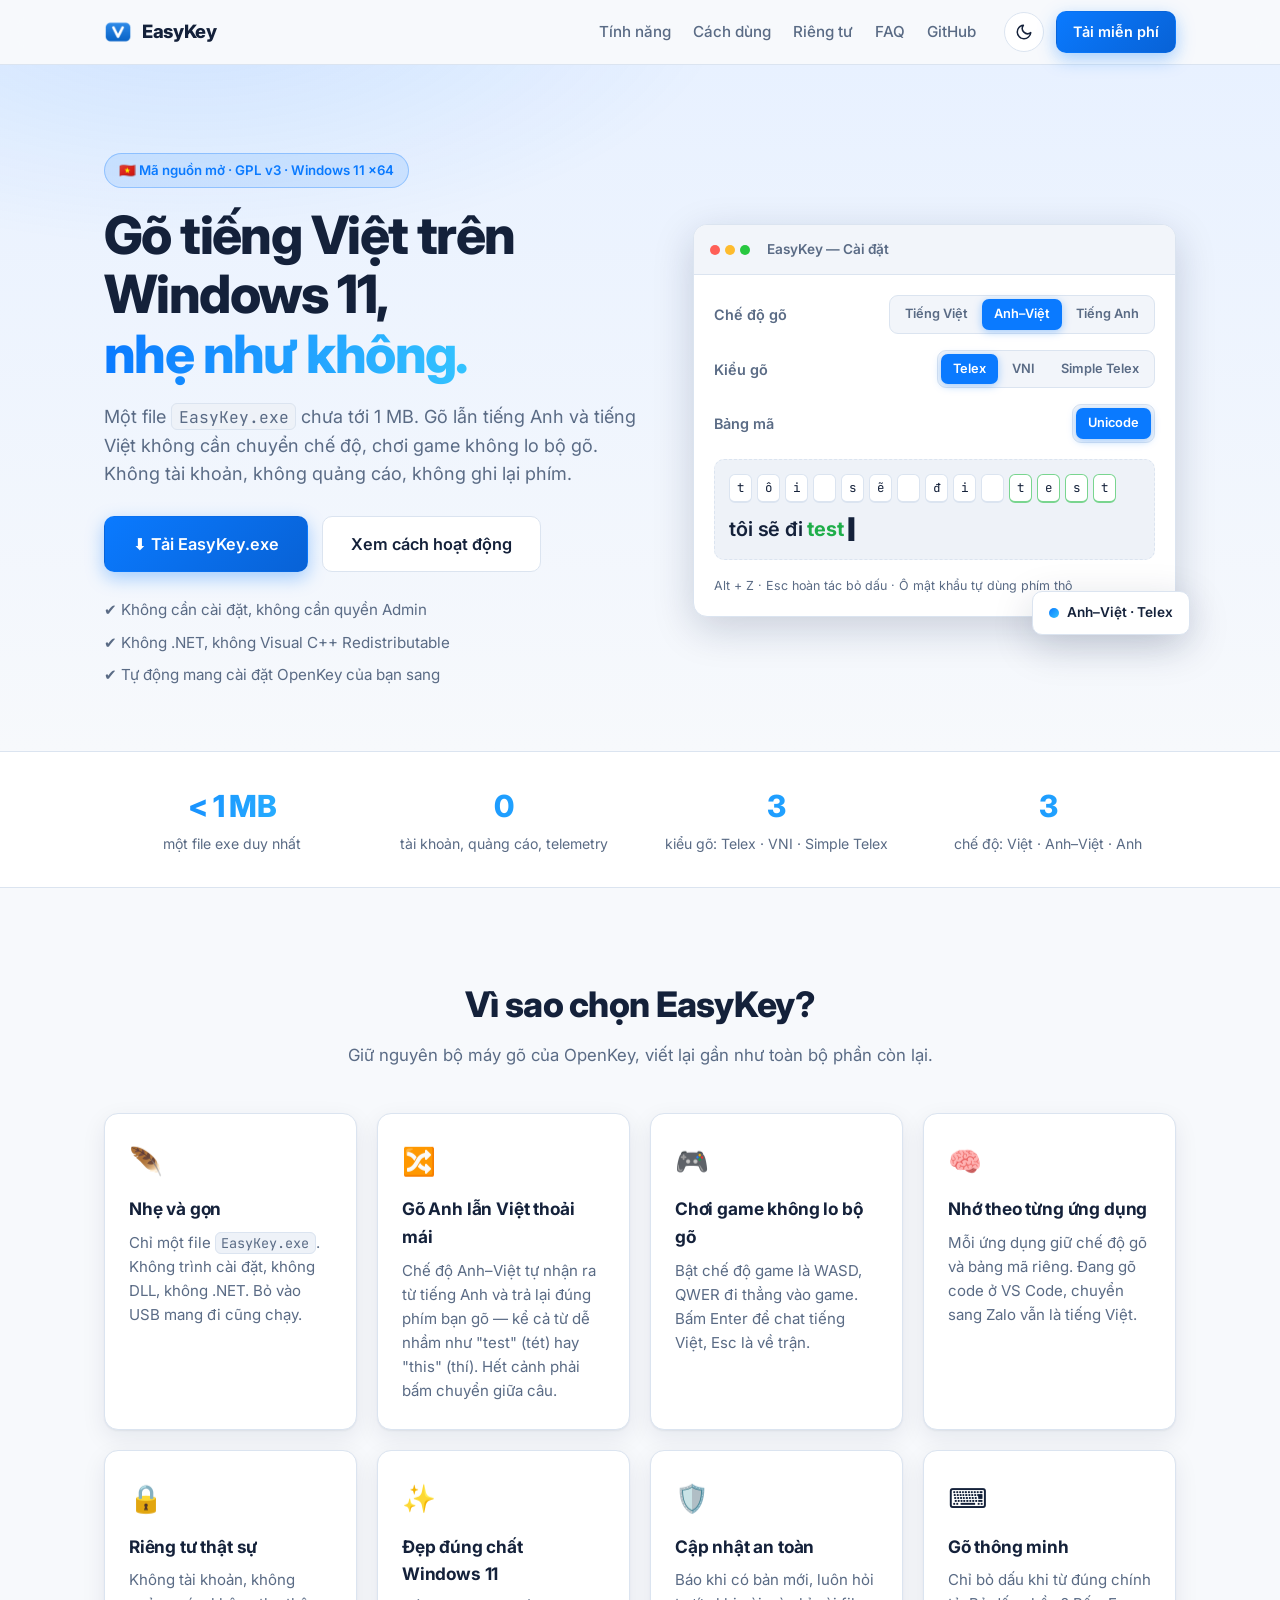
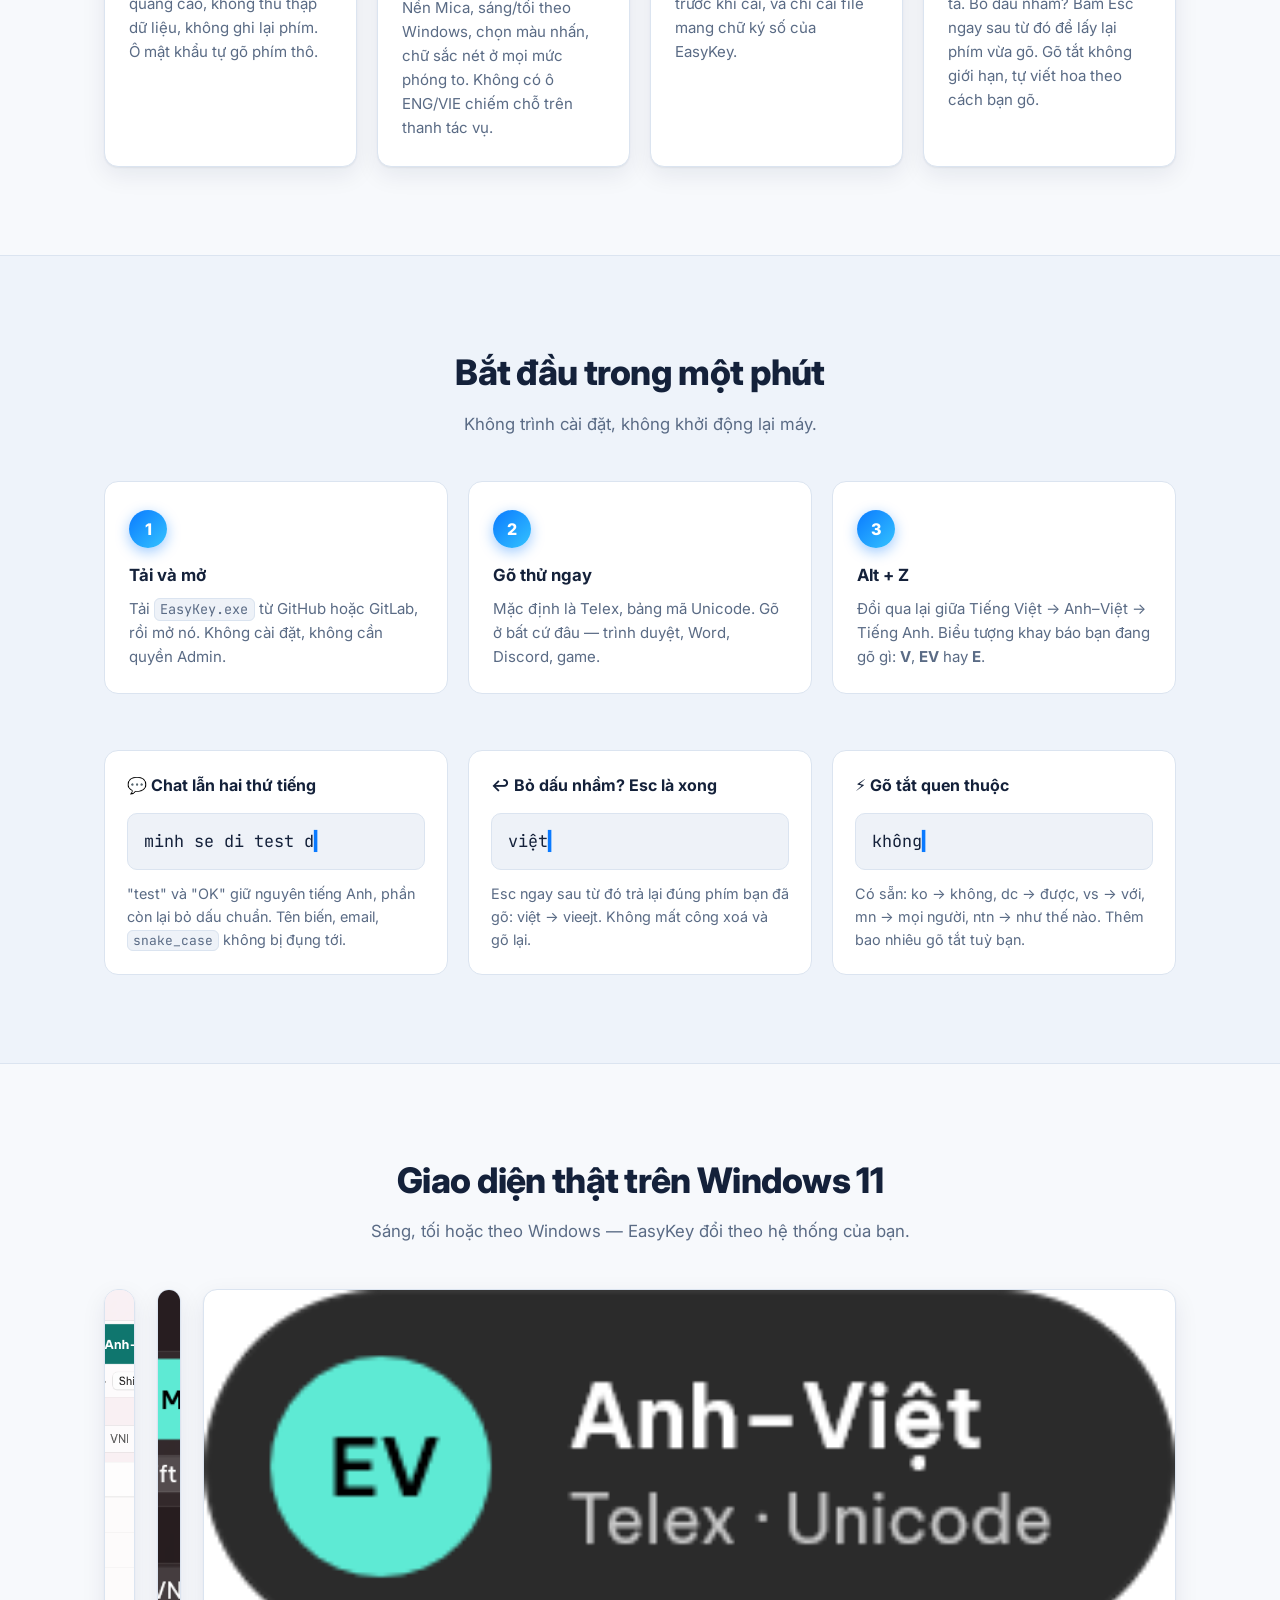
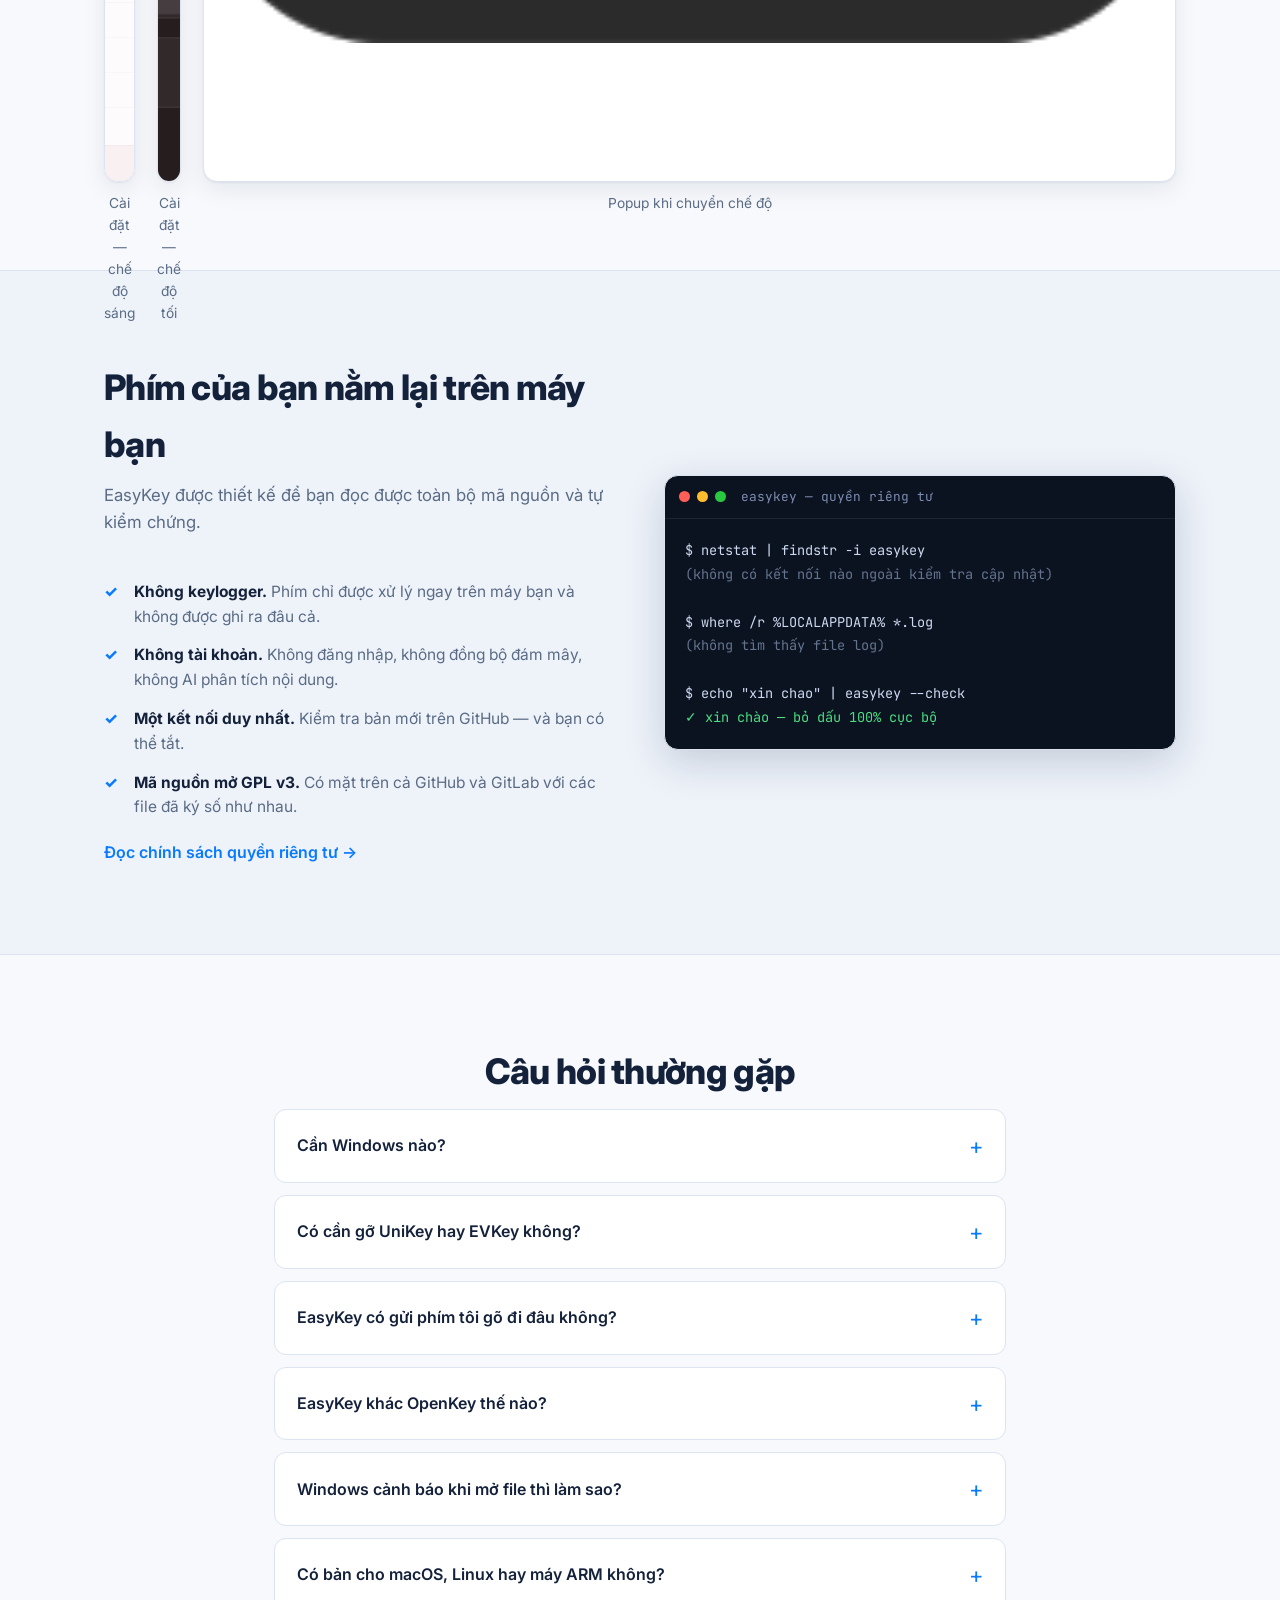
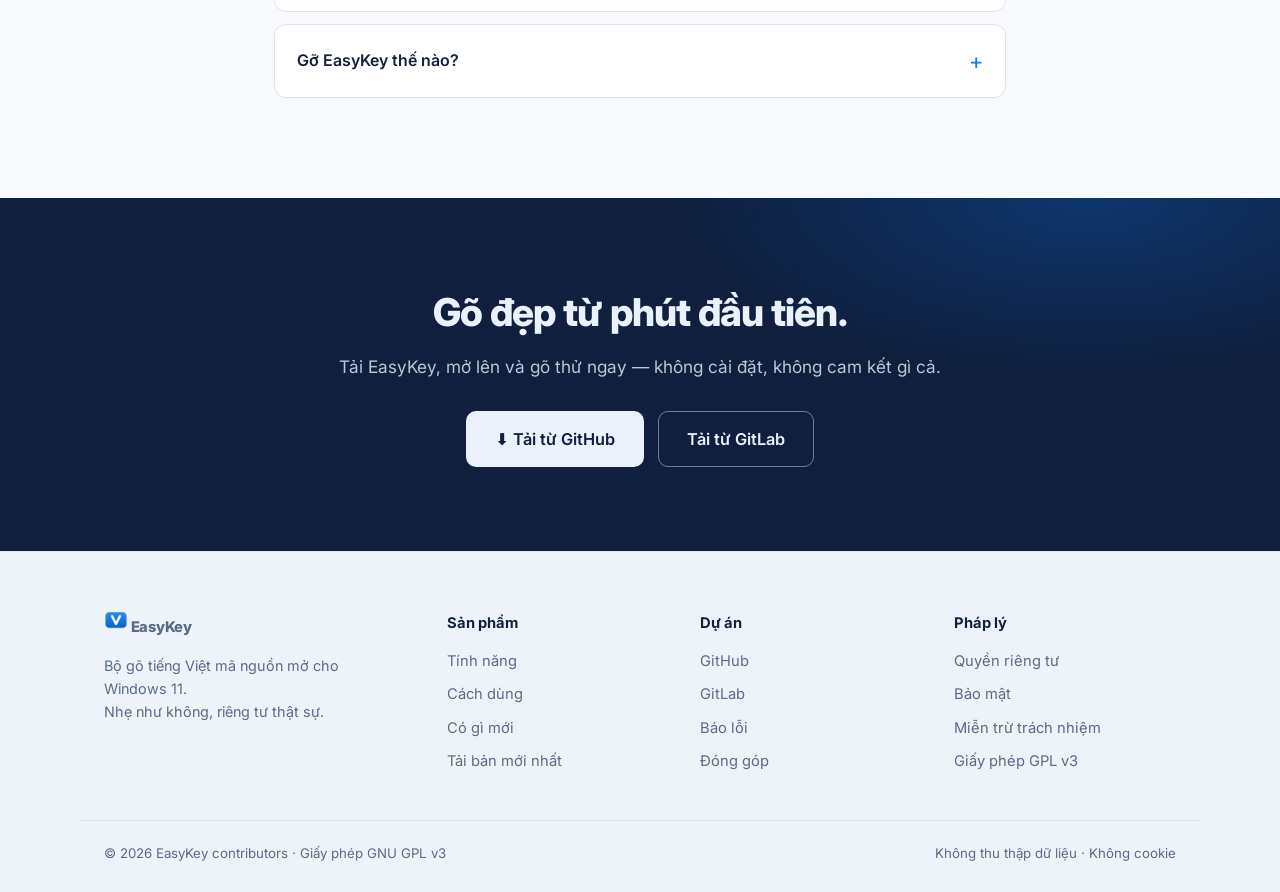
<file: docs/website/index.html>
<!DOCTYPE html>
<html lang="vi" data-theme="light">
<head>
<meta charset="UTF-8">
<meta name="viewport" content="width=device-width, initial-scale=1.0">
<title>EasyKey — Gõ tiếng Việt trên Windows 11, nhẹ như không</title>
<meta name="description" content="EasyKey là bộ gõ tiếng Việt mã nguồn mở cho Windows 11: một file exe chưa tới 1 MB, gõ lẫn Anh–Việt không cần chuyển chế độ, chơi game không lo bộ gõ. Không tài khoản, không quảng cáo, không theo dõi.">
<link rel="icon" href="assets/easykey.png">
<link rel="preconnect" href="https://fonts.googleapis.com">
<link rel="preconnect" href="https://fonts.gstatic.com" crossorigin>
<link href="https://fonts.googleapis.com/css2?family=Inter:wght@400;500;600;700;800&family=JetBrains+Mono:wght@400;600&display=swap" rel="stylesheet">
<link rel="stylesheet" href="style.css">
<script>
  // Áp theme trước khi vẽ để tránh nháy màu
  (function () {
    var saved = localStorage.getItem('easykey-theme');
    var prefersDark = window.matchMedia('(prefers-color-scheme: dark)').matches;
    document.documentElement.dataset.theme = saved || (prefersDark ? 'dark' : 'light');
  })();
</script>
</head>
<body>

<!-- ===================== HEADER ===================== -->
<header class="site-header" id="top">
  <div class="container nav-row">
    <a class="brand" href="#top" aria-label="EasyKey trang chủ">
      <img src="assets/easykey.png" alt="" width="28" height="28">
      <span>EasyKey</span>
    </a>
    <nav class="site-nav" aria-label="Điều hướng chính">
      <a href="#features">Tính năng</a>
      <a href="#how">Cách dùng</a>
      <a href="#privacy">Riêng tư</a>
      <a href="#faq">FAQ</a>
      <a href="https://github.com/iamcino/EasyKey" target="_blank" rel="noopener">GitHub</a>
    </nav>
    <div class="nav-actions">
      <button class="theme-toggle" id="themeToggle" aria-label="Chuyển chế độ sáng / tối" title="Chuyển chế độ sáng / tối">
        <svg class="icon-sun" viewBox="0 0 24 24" width="18" height="18" fill="none" stroke="currentColor" stroke-width="2" stroke-linecap="round"><circle cx="12" cy="12" r="4"/><path d="M12 2v2M12 20v2M4.9 4.9l1.4 1.4M17.7 17.7l1.4 1.4M2 12h2M20 12h2M4.9 19.1l1.4-1.4M17.7 6.3l1.4-1.4"/></svg>
        <svg class="icon-moon" viewBox="0 0 24 24" width="18" height="18" fill="none" stroke="currentColor" stroke-width="2" stroke-linecap="round" stroke-linejoin="round"><path d="M21 12.8A9 9 0 1 1 11.2 3a7 7 0 0 0 9.8 9.8z"/></svg>
      </button>
      <a class="btn btn-primary btn-sm" href="https://github.com/iamcino/EasyKey/releases/latest/download/EasyKey.exe">Tải miễn phí</a>
    </div>
  </div>
</header>

<!-- ===================== HERO ===================== -->
<main>
<section class="hero">
  <div class="container hero-grid">
    <div class="hero-copy">
      <p class="badge-pill">🇻🇳 Mã nguồn mở · GPL v3 · Windows 11 x64</p>
      <h1>Gõ tiếng Việt trên Windows&nbsp;11,<br><span class="accent-text">nhẹ như không.</span></h1>
      <p class="lead">Một file <code>EasyKey.exe</code> chưa tới 1&nbsp;MB. Gõ lẫn tiếng Anh và tiếng Việt không cần chuyển chế độ, chơi game không lo bộ gõ. Không tài khoản, không quảng cáo, không ghi lại phím.</p>
      <div class="hero-cta">
        <a class="btn btn-primary btn-lg" href="https://github.com/iamcino/EasyKey/releases/latest/download/EasyKey.exe">
          ⬇ Tải EasyKey.exe
        </a>
        <a class="btn btn-ghost btn-lg" href="#how">Xem cách hoạt động</a>
      </div>
      <ul class="hero-checks">
        <li>✔ Không cần cài đặt, không cần quyền Admin</li>
        <li>✔ Không .NET, không Visual C++ Redistributable</li>
        <li>✔ Tự động mang cài đặt OpenKey của bạn sang</li>
      </ul>
    </div>

    <!-- Mô phỏng cửa sổ Cài đặt EasyKey -->
    <div class="hero-visual" aria-hidden="true">
      <div class="mock-window">
        <div class="mock-titlebar">
          <span class="mock-dots"><i></i><i></i><i></i></span>
          <span class="mock-title">EasyKey — Cài đặt</span>
        </div>
        <div class="mock-body">
          <div class="mock-row">
            <span class="mock-label">Chế độ gõ</span>
            <div class="mock-seg">
              <span>Tiếng Việt</span><span class="on">Anh–Việt</span><span>Tiếng Anh</span>
            </div>
          </div>
          <div class="mock-row">
            <span class="mock-label">Kiểu gõ</span>
            <div class="mock-seg">
              <span class="on">Telex</span><span>VNI</span><span>Simple Telex</span>
            </div>
          </div>
          <div class="mock-row">
            <span class="mock-label">Bảng mã</span>
            <div class="mock-seg"><span class="on">Unicode</span></div>
          </div>
          <div class="mock-type">
            <div class="mock-keys"><kbd>t</kbd><kbd>ô</kbd><kbd>i</kbd><kbd>&nbsp;</kbd><kbd>s</kbd><kbd>ẽ</kbd><kbd>&nbsp;</kbd><kbd>đ</kbd><kbd>i</kbd><kbd>&nbsp;</kbd><kbd class="k-eng">t</kbd><kbd class="k-eng">e</kbd><kbd class="k-eng">s</kbd><kbd class="k-eng">t</kbd></div>
            <div class="mock-out">tôi sẽ đi <b>test</b> ▍</div>
          </div>
          <div class="mock-hint">Alt + Z · Esc hoàn tác bỏ dấu · Ô mật khẩu tự dùng phím thô</div>
        </div>
      </div>
      <div class="mock-flyout"><span class="fly-dot"></span>Anh–Việt · Telex</div>
    </div>
  </div>
</section>

<!-- ===================== STATS ===================== -->
<section class="stats">
  <div class="container stats-grid">
    <div class="stat"><strong>&lt; 1 MB</strong><span>một file exe duy nhất</span></div>
    <div class="stat"><strong>0</strong><span>tài khoản, quảng cáo, telemetry</span></div>
    <div class="stat"><strong>3</strong><span>kiểu gõ: Telex · VNI · Simple Telex</span></div>
    <div class="stat"><strong>3</strong><span>chế độ: Việt · Anh–Việt · Anh</span></div>
  </div>
</section>

<!-- ===================== FEATURES ===================== -->
<section id="features" class="section">
  <div class="container">
    <h2 class="section-title">Vì sao chọn EasyKey?</h2>
    <p class="section-sub">Giữ nguyên bộ máy gõ của OpenKey, viết lại gần như toàn bộ phần còn lại.</p>
    <div class="feature-grid">
      <article class="card">
        <div class="card-icon">🪶</div>
        <h3>Nhẹ và gọn</h3>
        <p>Chỉ một file <code>EasyKey.exe</code>. Không trình cài đặt, không DLL, không .NET. Bỏ vào USB mang đi cũng chạy.</p>
      </article>
      <article class="card">
        <div class="card-icon">🔀</div>
        <h3>Gõ Anh lẫn Việt thoải mái</h3>
        <p>Chế độ Anh–Việt tự nhận ra từ tiếng Anh và trả lại đúng phím bạn gõ — kể cả từ dễ nhầm như "test" (tét) hay "this" (thí). Hết cảnh phải bấm chuyển giữa câu.</p>
      </article>
      <article class="card">
        <div class="card-icon">🎮</div>
        <h3>Chơi game không lo bộ gõ</h3>
        <p>Bật chế độ game là WASD, QWER đi thẳng vào game. Bấm Enter để chat tiếng Việt, Esc là về trận.</p>
      </article>
      <article class="card">
        <div class="card-icon">🧠</div>
        <h3>Nhớ theo từng ứng dụng</h3>
        <p>Mỗi ứng dụng giữ chế độ gõ và bảng mã riêng. Đang gõ code ở VS Code, chuyển sang Zalo vẫn là tiếng Việt.</p>
      </article>
      <article class="card">
        <div class="card-icon">🔒</div>
        <h3>Riêng tư thật sự</h3>
        <p>Không tài khoản, không quảng cáo, không thu thập dữ liệu, không ghi lại phím. Ô mật khẩu tự gõ phím thô.</p>
      </article>
      <article class="card">
        <div class="card-icon">✨</div>
        <h3>Đẹp đúng chất Windows 11</h3>
        <p>Nền Mica, sáng/tối theo Windows, chọn màu nhấn, chữ sắc nét ở mọi mức phóng to. Không có ô ENG/VIE chiếm chỗ trên thanh tác vụ.</p>
      </article>
      <article class="card">
        <div class="card-icon">🛡️</div>
        <h3>Cập nhật an toàn</h3>
        <p>Báo khi có bản mới, luôn hỏi trước khi cài, và chỉ cài file mang chữ ký số của EasyKey.</p>
      </article>
      <article class="card">
        <div class="card-icon">⌨️</div>
        <h3>Gõ thông minh</h3>
        <p>Chỉ bỏ dấu khi từ đúng chính tả. Bỏ dấu nhầm? Bấm Esc ngay sau từ đó để lấy lại phím vừa gõ. Gõ tắt không giới hạn, tự viết hoa theo cách bạn gõ.</p>
      </article>
    </div>
  </div>
</section>

<!-- ===================== HOW IT WORKS ===================== -->
<section id="how" class="section section-alt">
  <div class="container">
    <h2 class="section-title">Bắt đầu trong một phút</h2>
    <p class="section-sub">Không trình cài đặt, không khởi động lại máy.</p>
    <div class="steps">
      <div class="step">
        <span class="step-num">1</span>
        <h3>Tải và mở</h3>
        <p>Tải <code>EasyKey.exe</code> từ GitHub hoặc GitLab, rồi mở nó. Không cài đặt, không cần quyền Admin.</p>
      </div>
      <div class="step">
        <span class="step-num">2</span>
        <h3>Gõ thử ngay</h3>
        <p>Mặc định là Telex, bảng mã Unicode. Gõ ở bất cứ đâu — trình duyệt, Word, Discord, game.</p>
      </div>
      <div class="step">
        <span class="step-num">3</span>
        <h3>Alt + Z</h3>
        <p>Đổi qua lại giữa Tiếng Việt → Anh–Việt → Tiếng Anh. Biểu tượng khay báo bạn đang gõ gì: <b>V</b>, <b>EV</b> hay <b>E</b>.</p>
      </div>
    </div>

    <div class="demo-strip">
      <div class="demo-card">
        <h4>💬 Chat lẫn hai thứ tiếng</h4>
        <div class="typing" data-typing="minh se di test duoc khong?|mình sẽ đi test được không?"></div>
        <p>"test" và "OK" giữ nguyên tiếng Anh, phần còn lại bỏ dấu chuẩn. Tên biến, email, <code>snake_case</code> không bị đụng tới.</p>
      </div>
      <div class="demo-card">
        <h4>↩️ Bỏ dấu nhầm? Esc là xong</h4>
        <div class="typing" data-typing="vieejt|việt"></div>
        <p>Esc ngay sau từ đó trả lại đúng phím bạn đã gõ: việt → vieejt. Không mất công xoá và gõ lại.</p>
      </div>
      <div class="demo-card">
        <h4>⚡ Gõ tắt quen thuộc</h4>
        <div class="typing" data-typing="ko|không"></div>
        <p>Có sẵn: ko → không, dc → được, vs → với, mn → mọi người, ntn → như thế nào. Thêm bao nhiêu gõ tắt tuỳ bạn.</p>
      </div>
    </div>
  </div>
</section>

<!-- ===================== SCREENSHOTS ===================== -->
<section class="section">
  <div class="container">
    <h2 class="section-title">Giao diện thật trên Windows 11</h2>
    <p class="section-sub">Sáng, tối hoặc theo Windows — EasyKey đổi theo hệ thống của bạn.</p>
    <div class="shots">
      <figure class="shot">
        <img src="assets/settings-light-vi.png" alt="Cửa sổ Cài đặt EasyKey, chế độ sáng" loading="lazy">
        <figcaption>Cài đặt — chế độ sáng</figcaption>
      </figure>
      <figure class="shot">
        <img src="assets/settings-dark.png" alt="Cửa sổ Cài đặt EasyKey, chế độ tối" loading="lazy">
        <figcaption>Cài đặt — chế độ tối</figcaption>
      </figure>
      <figure class="shot shot-small">
        <img src="assets/flyout.png" alt="Popup nhỏ khi chuyển chế độ gõ" loading="lazy">
        <figcaption>Popup khi chuyển chế độ</figcaption>
      </figure>
    </div>
  </div>
</section>

<!-- ===================== PRIVACY ===================== -->
<section id="privacy" class="section section-alt">
  <div class="container privacy-grid">
    <div>
      <h2 class="section-title left">Phím của bạn nằm lại trên máy bạn</h2>
      <p class="section-sub left">EasyKey được thiết kế để bạn đọc được toàn bộ mã nguồn và tự kiểm chứng.</p>
      <ul class="privacy-list">
        <li><b>Không keylogger.</b> Phím chỉ được xử lý ngay trên máy bạn và không được ghi ra đâu cả.</li>
        <li><b>Không tài khoản.</b> Không đăng nhập, không đồng bộ đám mây, không AI phân tích nội dung.</li>
        <li><b>Một kết nối duy nhất.</b> Kiểm tra bản mới trên GitHub — và bạn có thể tắt.</li>
        <li><b>Mã nguồn mở GPL v3.</b> Có mặt trên cả GitHub và GitLab với các file đã ký số như nhau.</li>
      </ul>
      <a class="link-arrow" href="https://github.com/iamcino/EasyKey/blob/main/PRIVACY.md">Đọc chính sách quyền riêng tư →</a>
    </div>
    <div class="terminal" role="img" aria-label="Minh hoạ: EasyKey không gửi dữ liệu đi đâu cả">
      <div class="term-bar"><i></i><i></i><i></i><span>easykey — quyền riêng tư</span></div>
<pre>$ netstat | findstr -i easykey
<span class="dim">(không có kết nối nào ngoài kiểm tra cập nhật)</span>

$ where /r %LOCALAPPDATA% *.log
<span class="dim">(không tìm thấy file log)</span>

$ echo "xin chao" | easykey --check
<span class="ok">✓ xin chào — bỏ dấu 100% cục bộ</span></pre>
    </div>
  </div>
</section>

<!-- ===================== FAQ ===================== -->
<section id="faq" class="section">
  <div class="container narrow">
    <h2 class="section-title">Câu hỏi thường gặp</h2>
    <details class="faq-item">
      <summary>Cần Windows nào?</summary>
      <p>Windows 11 bản 64-bit. Không cần quyền Admin, .NET hay Visual C++ Redistributable.</p>
    </details>
    <details class="faq-item">
      <summary>Có cần gỡ UniKey hay EVKey không?</summary>
      <p>Không cần gỡ, chỉ cần tắt chúng đi khi dùng EasyKey. EasyKey sẽ nhắc bạn nếu phát hiện hai bộ gõ cùng chạy.</p>
    </details>
    <details class="faq-item">
      <summary>EasyKey có gửi phím tôi gõ đi đâu không?</summary>
      <p>Không. Phím chỉ được xử lý ngay trên máy bạn và không được ghi ra đâu cả. Kết nối duy nhất EasyKey tự tạo là kiểm tra bản mới trên GitHub.</p>
    </details>
    <details class="faq-item">
      <summary>EasyKey khác OpenKey thế nào?</summary>
      <p>EasyKey giữ bộ máy gõ của OpenKey và viết lại gần như toàn bộ phần còn lại: giao diện, chế độ Anh–Việt, chế độ game, tự cập nhật, cùng nhiều bản sửa lỗi ở trình duyệt và ứng dụng hiện đại.</p>
    </details>
    <details class="faq-item">
      <summary>Windows cảnh báo khi mở file thì làm sao?</summary>
      <p>Bản phát hành được ký số bằng chứng chỉ tự cấp của dự án, nên lần đầu mở Windows có thể hiện "Unknown publisher". Bấm <b>More info › Run anyway</b> là được.</p>
    </details>
    <details class="faq-item">
      <summary>Có bản cho macOS, Linux hay máy ARM không?</summary>
      <p>Chưa. EasyKey đang tập trung làm thật tốt trên Windows 11 x64 trước.</p>
    </details>
    <details class="faq-item">
      <summary>Gỡ EasyKey thế nào?</summary>
      <p>Cài đặt › Nâng cao › Hệ thống › <b>Gỡ EasyKey khỏi Windows</b>. Sau đó bạn chỉ cần xoá file <code>EasyKey.exe</code>.</p>
    </details>
  </div>
</section>

<!-- ===================== CTA ===================== -->
<section class="cta-band">
  <div class="container cta-inner">
    <h2>Gõ đẹp từ phút đầu tiên.</h2>
    <p>Tải EasyKey, mở lên và gõ thử ngay — không cài đặt, không cam kết gì cả.</p>
    <div class="hero-cta center">
      <a class="btn btn-invert btn-lg" href="https://github.com/iamcino/EasyKey/releases/latest/download/EasyKey.exe">⬇ Tải từ GitHub</a>
      <a class="btn btn-outline-invert btn-lg" href="https://gitlab.com/cino-group/easykey/-/releases/permalink/latest/downloads/EasyKey.exe">Tải từ GitLab</a>
    </div>
  </div>
</section>
</main>

<!-- ===================== FOOTER ===================== -->
<footer class="site-footer">
  <div class="container footer-grid">
    <div>
      <a class="brand" href="#top">
        <img src="assets/easykey.png" alt="" width="24" height="24">
        <span>EasyKey</span>
      </a>
      <p class="footer-note">Bộ gõ tiếng Việt mã nguồn mở cho Windows&nbsp;11.<br>Nhẹ như không, riêng tư thật sự.</p>
    </div>
    <div>
      <h4>Sản phẩm</h4>
      <a href="#features">Tính năng</a>
      <a href="#how">Cách dùng</a>
      <a href="https://github.com/iamcino/EasyKey/blob/main/CHANGELOG.md">Có gì mới</a>
      <a href="https://github.com/iamcino/EasyKey/releases/latest" target="_blank" rel="noopener">Tải bản mới nhất</a>
    </div>
    <div>
      <h4>Dự án</h4>
      <a href="https://github.com/iamcino/EasyKey" target="_blank" rel="noopener">GitHub</a>
      <a href="https://gitlab.com/cino-group/easykey" target="_blank" rel="noopener">GitLab</a>
      <a href="https://github.com/iamcino/EasyKey/issues" target="_blank" rel="noopener">Báo lỗi</a>
      <a href="https://github.com/iamcino/EasyKey/blob/main/CONTRIBUTING.md">Đóng góp</a>
    </div>
    <div>
      <h4>Pháp lý</h4>
      <a href="https://github.com/iamcino/EasyKey/blob/main/PRIVACY.md">Quyền riêng tư</a>
      <a href="https://github.com/iamcino/EasyKey/blob/main/SECURITY.md">Bảo mật</a>
      <a href="https://github.com/iamcino/EasyKey/blob/main/DISCLAIMER.md">Miễn trừ trách nhiệm</a>
      <a href="https://github.com/iamcino/EasyKey/blob/main/LICENSE">Giấy phép GPL v3</a>
    </div>
  </div>
  <div class="container footer-bottom">
    <span>© 2026 EasyKey contributors · Giấy phép GNU GPL v3</span>
    <span>Không thu thập dữ liệu · Không cookie</span>
  </div>
</footer>

<script src="script.js"></script>
</body>
</html>
</file>
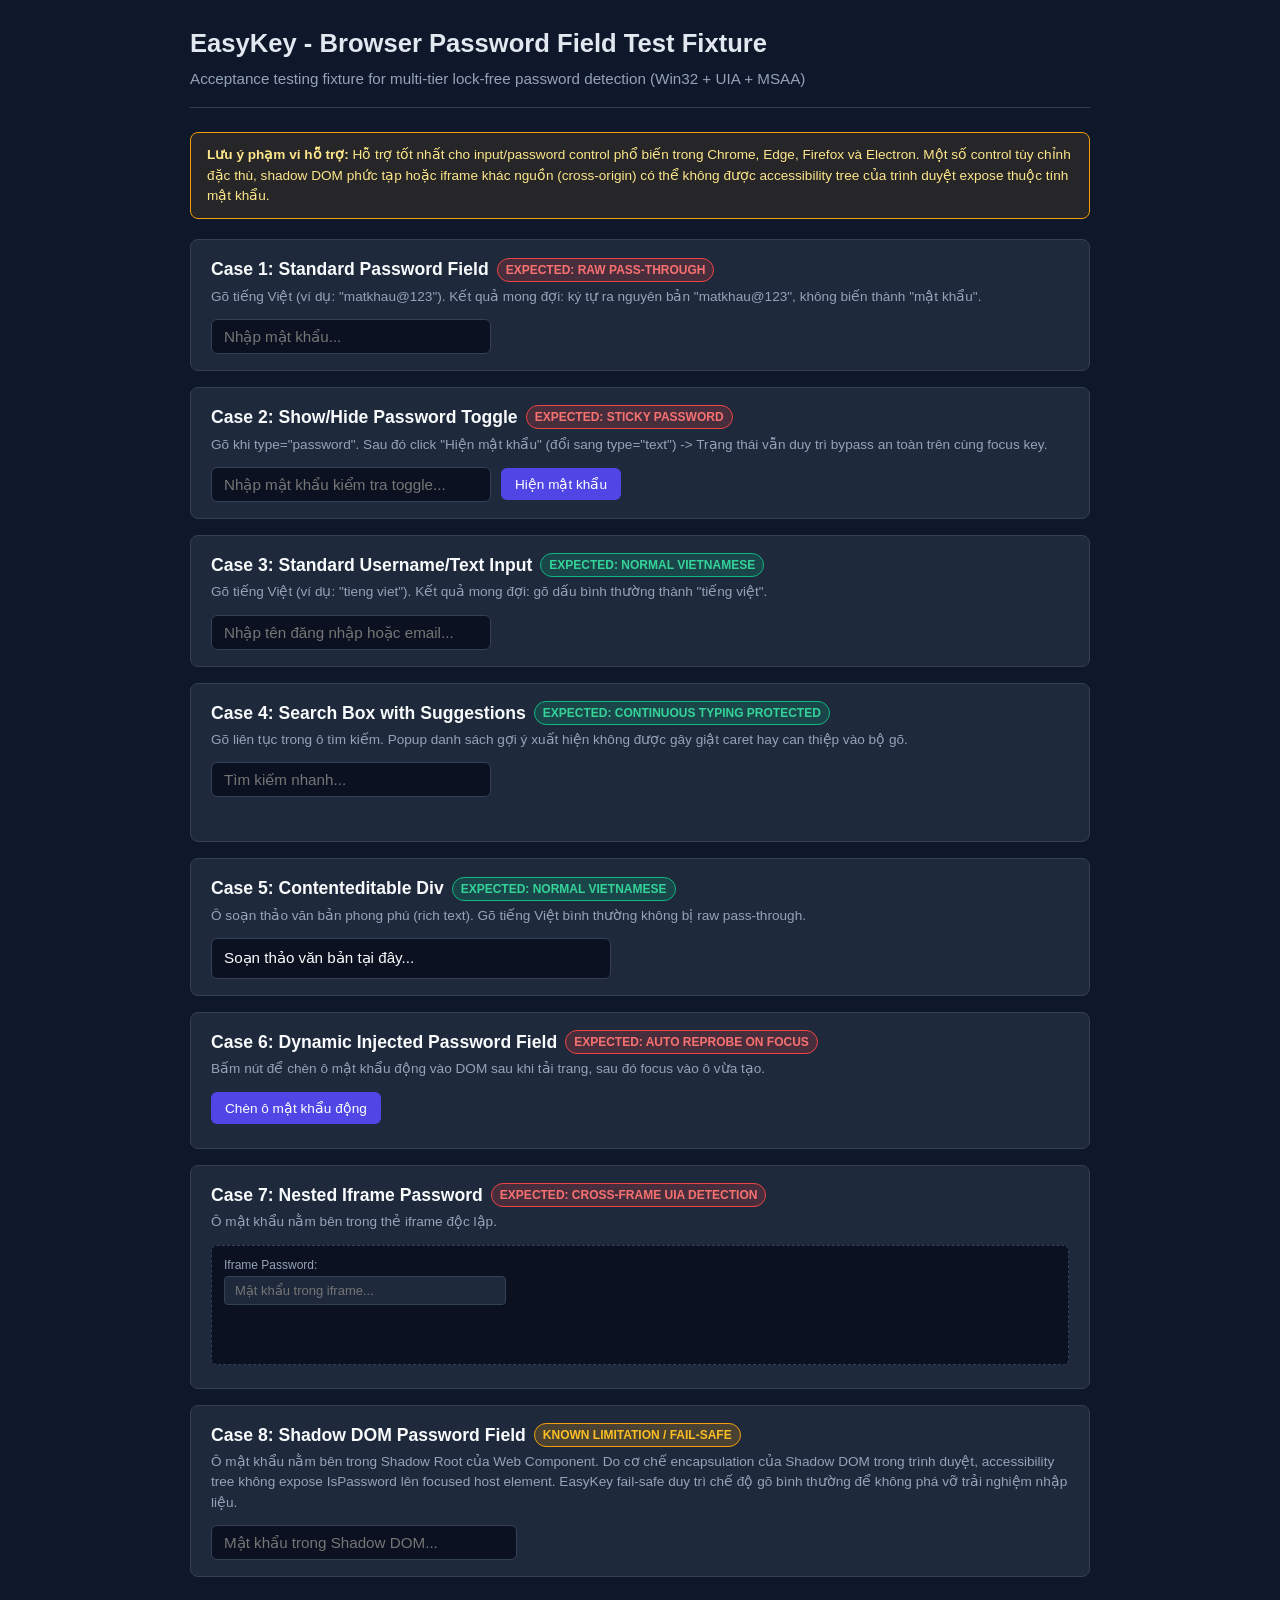
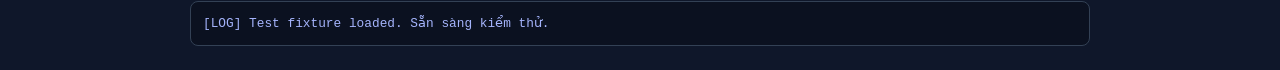
<file: Sources/EasyKey/tests/fixtures/password_test_fixture.html>
<!DOCTYPE html>
<html lang="vi">
<head>
  <meta charset="UTF-8">
  <meta name="viewport" content="width=device-width, initial-scale=1.0">
  <title>EasyKey - Browser Password Field Test Fixture</title>
  <style>
    :root {
      --bg: #0f172a;
      --card-bg: #1e293b;
      --border: #334155;
      --text: #f8fafc;
      --text-muted: #94a3b8;
      --primary: #4f46e5;
      --primary-hover: #4338ca;
      --success: #10b981;
      --warning: #f59e0b;
      --radius: 8px;
    }

    * {
      box-sizing: border-box;
      margin: 0;
      padding: 0;
    }

    body {
      font-family: -apple-system, BlinkMacSystemFont, "Segoe UI", Roboto, Helvetica, Arial, sans-serif;
      background-color: var(--bg);
      color: var(--text);
      line-height: 1.5;
      padding: 24px;
    }

    .container {
      max-width: 900px;
      margin: 0 auto;
    }

    header {
      margin-bottom: 24px;
      border-bottom: 1px solid var(--border);
      padding-bottom: 16px;
    }

    h1 {
      font-size: 1.6rem;
      font-weight: 700;
      color: #e2e8f0;
      margin-bottom: 6px;
    }

    p.subtitle {
      color: var(--text-muted);
      font-size: 0.95rem;
    }

    .test-grid {
      display: grid;
      grid-template-columns: 1fr;
      gap: 16px;
    }

    .card {
      background-color: var(--card-bg);
      border: 1px solid var(--border);
      border-radius: var(--radius);
      padding: 16px 20px;
    }

    .card h2 {
      font-size: 1.1rem;
      font-weight: 600;
      margin-bottom: 4px;
      display: flex;
      align-items: center;
      gap: 8px;
    }

    .badge {
      font-size: 0.75rem;
      padding: 2px 8px;
      border-radius: 9999px;
      font-weight: 600;
      text-transform: uppercase;
    }

    .badge-pass { background-color: rgba(239, 68, 68, 0.2); color: #f87171; border: 1px solid #ef4444; }
    .badge-normal { background-color: rgba(16, 185, 129, 0.2); color: #34d399; border: 1px solid #10b981; }

    .desc {
      font-size: 0.85rem;
      color: var(--text-muted);
      margin-bottom: 12px;
    }

    .input-row {
      display: flex;
      gap: 10px;
      align-items: center;
      flex-wrap: wrap;
    }

    input[type="text"],
    input[type="password"],
    input[type="search"] {
      background-color: #0b1120;
      border: 1px solid var(--border);
      border-radius: 6px;
      padding: 8px 12px;
      color: var(--text);
      font-size: 0.95rem;
      outline: none;
      min-width: 280px;
      transition: border-color 0.15s ease;
    }

    input:focus {
      border-color: var(--primary);
    }

    .editable-box {
      background-color: #0b1120;
      border: 1px solid var(--border);
      border-radius: 6px;
      padding: 8px 12px;
      color: var(--text);
      font-size: 0.95rem;
      outline: none;
      min-height: 40px;
      max-width: 400px;
    }

    .editable-box:focus {
      border-color: var(--primary);
    }

    button {
      background-color: var(--primary);
      color: #fff;
      border: none;
      border-radius: 6px;
      padding: 8px 14px;
      font-size: 0.85rem;
      font-weight: 500;
      cursor: pointer;
      transition: background-color 0.15s ease;
    }

    button:hover {
      background-color: var(--primary-hover);
    }

    iframe {
      width: 100%;
      height: 120px;
      border: 1px dashed var(--border);
      border-radius: 6px;
      background-color: #0b1120;
    }

    .log-box {
      margin-top: 24px;
      background-color: #0b1120;
      border: 1px solid var(--border);
      border-radius: var(--radius);
      padding: 12px;
      font-family: Consolas, monospace;
      font-size: 0.8rem;
      color: #a5b4fc;
      max-height: 140px;
      overflow-y: auto;
    }
  </style>
</head>
<body>
  <div class="container">
    <header>
      <h1>EasyKey - Browser Password Field Test Fixture</h1>
      <p class="subtitle">Acceptance testing fixture for multi-tier lock-free password detection (Win32 + UIA + MSAA)</p>
    </header>

    <div style="background: rgba(245, 158, 11, 0.1); border: 1px solid var(--warning); border-radius: var(--radius); padding: 12px 16px; margin-bottom: 20px; font-size: 0.85rem; color: #fde68a;">
      <strong>Lưu ý phạm vi hỗ trợ:</strong> Hỗ trợ tốt nhất cho input/password control phổ biến trong Chrome, Edge, Firefox và Electron. Một số control tùy chỉnh đặc thù, shadow DOM phức tạp hoặc iframe khác nguồn (cross-origin) có thể không được accessibility tree của trình duyệt expose thuộc tính mật khẩu.
    </div>

    <div class="test-grid">
      <!-- Case 1: Standard Password -->
      <section class="card">
        <h2>Case 1: Standard Password Field <span class="badge badge-pass">Expected: Raw Pass-through</span></h2>
        <p class="desc">Gõ tiếng Việt (ví dụ: "matkhau@123"). Kết quả mong đợi: ký tự ra nguyên bản "matkhau@123", không biến thành "mật khẩu".</p>
        <div class="input-row">
          <input type="password" id="pwd-standard" placeholder="Nhập mật khẩu..." autocomplete="current-password">
        </div>
      </section>

      <!-- Case 2: Show/Hide Toggle -->
      <section class="card">
        <h2>Case 2: Show/Hide Password Toggle <span class="badge badge-pass">Expected: Sticky Password</span></h2>
        <p class="desc">Gõ khi type="password". Sau đó click "Hiện mật khẩu" (đổi sang type="text") -> Trạng thái vẫn duy trì bypass an toàn trên cùng focus key.</p>
        <div class="input-row">
          <input type="password" id="pwd-toggle" placeholder="Nhập mật khẩu kiểm tra toggle..." autocomplete="off">
          <button type="button" id="btn-toggle">Hiện mật khẩu</button>
        </div>
      </section>

      <!-- Case 3: Standard Username -->
      <section class="card">
        <h2>Case 3: Standard Username/Text Input <span class="badge badge-normal">Expected: Normal Vietnamese</span></h2>
        <p class="desc">Gõ tiếng Việt (ví dụ: "tieng viet"). Kết quả mong đợi: gõ dấu bình thường thành "tiếng việt".</p>
        <div class="input-row">
          <input type="text" id="username" placeholder="Nhập tên đăng nhập hoặc email...">
        </div>
      </section>

      <!-- Case 4: Search Box with Autocomplete -->
      <section class="card">
        <h2>Case 4: Search Box with Suggestions <span class="badge badge-normal">Expected: Continuous Typing Protected</span></h2>
        <p class="desc">Gõ liên tục trong ô tìm kiếm. Popup danh sách gợi ý xuất hiện không được gây giật caret hay can thiệp vào bộ gõ.</p>
        <div class="input-row">
          <input type="search" id="search-box" placeholder="Tìm kiếm nhanh...">
        </div>
        <div id="search-results" style="margin-top: 8px; font-size: 0.85rem; color: var(--text-muted); min-height: 20px;"></div>
      </section>

      <!-- Case 5: Contenteditable -->
      <section class="card">
        <h2>Case 5: Contenteditable Div <span class="badge badge-normal">Expected: Normal Vietnamese</span></h2>
        <p class="desc">Ô soạn thảo văn bản phong phú (rich text). Gõ tiếng Việt bình thường không bị raw pass-through.</p>
        <div class="editable-box" contenteditable="true" id="editor">Soạn thảo văn bản tại đây...</div>
      </section>

      <!-- Case 6: Dynamic Injected Password -->
      <section class="card">
        <h2>Case 6: Dynamic Injected Password Field <span class="badge badge-pass">Expected: Auto Reprobe on Focus</span></h2>
        <p class="desc">Bấm nút để chèn ô mật khẩu động vào DOM sau khi tải trang, sau đó focus vào ô vừa tạo.</p>
        <div class="input-row" style="margin-bottom: 8px;">
          <button type="button" id="btn-inject">Chèn ô mật khẩu động</button>
        </div>
        <div id="dynamic-container" class="input-row"></div>
      </section>

      <!-- Case 7: Nested Iframe -->
      <section class="card">
        <h2>Case 7: Nested Iframe Password <span class="badge badge-pass">Expected: Cross-frame UIA Detection</span></h2>
        <p class="desc">Ô mật khẩu nằm bên trong thẻ iframe độc lập.</p>
        <iframe id="test-iframe" srcdoc="
          <!DOCTYPE html>
          <html>
            <body style='font-family:sans-serif; background:#0b1120; color:#f8fafc; padding:12px; margin:0;'>
              <label style='font-size:12px; display:block; margin-bottom:4px; color:#94a3b8;'>Iframe Password:</label>
              <input type='password' id='iframe-pwd' placeholder='Mật khẩu trong iframe...' style='background:#1e293b; border:1px solid #334155; border-radius:4px; padding:6px 10px; color:#fff; font-size:13px; outline:none; width:260px;'>
            </body>
          </html>
        "></iframe>
      </section>

      <!-- Case 8: Shadow DOM Custom Element -->
      <section class="card">
        <h2>Case 8: Shadow DOM Password Field <span class="badge" style="background-color: rgba(245, 158, 11, 0.2); color: #fbbf24; border: 1px solid #f59e0b;">Known Limitation / Fail-safe</span></h2>
        <p class="desc">Ô mật khẩu nằm bên trong Shadow Root của Web Component. Do cơ chế encapsulation của Shadow DOM trong trình duyệt, accessibility tree không expose IsPassword lên focused host element. EasyKey fail-safe duy trì chế độ gõ bình thường để không phá vỡ trải nghiệm nhập liệu.</p>
        <div class="input-row">
          <custom-login-box id="shadow-box"></custom-login-box>
        </div>
      </section>
    </div>

    <!-- Live Event Logger -->
    <div class="log-box" id="event-log">
      <div>[LOG] Test fixture loaded. Sẵn sàng kiểm thử.</div>
    </div>
  </div>

  <script>
    const logBox = document.getElementById('event-log');
    function log(msg) {
      const line = document.createElement('div');
      const time = new Date().toLocaleTimeString();
      line.textContent = `[${time}] ${msg}`;
      logBox.appendChild(line);
      logBox.scrollTop = logBox.scrollHeight;
    }

    // Case 2: Show/Hide Toggle
    const pwdToggle = document.getElementById('pwd-toggle');
    const btnToggle = document.getElementById('btn-toggle');
    btnToggle.addEventListener('click', () => {
      const isPass = pwdToggle.type === 'password';
      pwdToggle.type = isPass ? 'text' : 'password';
      btnToggle.textContent = isPass ? 'Ẩn mật khẩu' : 'Hiện mật khẩu';
      log(`Case 2 Toggle: type changed to ${pwdToggle.type}`);
    });

    // Case 4: Search Box suggestions
    const searchBox = document.getElementById('search-box');
    const searchResults = document.getElementById('search-results');
    searchBox.addEventListener('input', (e) => {
      const val = e.target.value;
      if (val.length > 0) {
        searchResults.textContent = `Gợi ý cho "${val}": ${val} 1, ${val} 2, ${val} 3`;
      } else {
        searchResults.textContent = '';
      }
    });

    // Case 6: Dynamic Injected Password
    const btnInject = document.getElementById('btn-inject');
    const dynamicContainer = document.getElementById('dynamic-container');
    let injectedCount = 0;
    btnInject.addEventListener('click', () => {
      injectedCount++;
      const input = document.createElement('input');
      input.type = 'password';
      input.placeholder = `Ô mật khẩu động #${injectedCount}`;
      input.id = `dyn-pwd-${injectedCount}`;
      dynamicContainer.innerHTML = '';
      dynamicContainer.appendChild(input);
      log(`Case 6: Injected dynamic password input #${injectedCount}`);
      input.focus();
    });

    // Case 8: Shadow DOM Custom Element
    class CustomLoginBox extends HTMLElement {
      connectedCallback() {
        if (!this.shadowRoot) {
          const shadow = this.attachShadow({ mode: 'open' });
          const style = document.createElement('style');
          style.textContent = `
            input {
              background-color: #0b1120;
              border: 1px solid #334155;
              border-radius: 6px;
              padding: 8px 12px;
              color: #f8fafc;
              font-size: 0.95rem;
              outline: none;
              min-width: 280px;
            }
            input:focus { border-color: #4f46e5; }
          `;
          const input = document.createElement('input');
          input.type = 'password';
          input.placeholder = 'Mật khẩu trong Shadow DOM...';
          input.id = 'shadow-pwd';
          shadow.appendChild(style);
          shadow.appendChild(input);
        }
      }
    }
    customElements.define('custom-login-box', CustomLoginBox);

    // Global focus logging for tracking
    document.addEventListener('focusin', (e) => {
      const target = e.target;
      const id = target.id || target.tagName;
      const type = target.type || 'N/A';
      log(`Focus moved to: <${target.tagName.toLowerCase()}> id="${id}" type="${type}"`);
    });
  </script>
</body>
</html>
</file>
<file: docs/website/style.css>
/* =========================================================
   EasyKey Landing Page
   (hero giữa, dải gradient, thẻ tính năng, FAQ kiểu accordion)
   Dark + Light mode qua [data-theme]
   ========================================================= */

:root {
  --font-sans: 'Inter', 'Segoe UI', system-ui, -apple-system, sans-serif;
  --font-mono: 'JetBrains Mono', 'Consolas', monospace;

  /* Nhấn mạnh chung */
  --accent: #0a7aff;
  --accent-strong: #0862d6;
  --accent-soft: rgba(10, 122, 255, 0.12);
  --radius: 14px;
  --maxw: 1120px;
  --shadow-card: 0 1px 2px rgba(9, 30, 66, 0.06), 0 8px 24px rgba(9, 30, 66, 0.08);
  --shadow-pop: 0 12px 40px rgba(9, 30, 66, 0.18);
}

/* ---------- LIGHT ---------- */
[data-theme="light"] {
  --bg: #f7f9fc;
  --bg-alt: #eef3fa;
  --surface: #ffffff;
  --surface-2: #f2f5fa;
  --text: #14213a;
  --text-muted: #5a6b85;
  --border: #dbe4f0;
  --hero-grad-1: #e8f1ff;
  --hero-grad-2: #f7f9fc;
  --code-bg: #eef2f8;
  --invert-bg: #0f1f3d;
  --invert-text: #eaf1fb;
  color-scheme: light;
}

/* ---------- DARK ---------- */
[data-theme="dark"] {
  --bg: #0d1424;
  --bg-alt: #101a30;
  --surface: #16223a;
  --surface-2: #1c2a47;
  --text: #e8eefb;
  --text-muted: #93a4c3;
  --border: #26375a;
  --accent: #4d9dff;
  --accent-strong: #7ab6ff;
  --accent-soft: rgba(77, 157, 255, 0.16);
  --hero-grad-1: #12213f;
  --hero-grad-2: #0d1424;
  --code-bg: #101a30;
  --invert-bg: #e9f1fd;
  --invert-text: #10203c;
  --shadow-card: 0 1px 2px rgba(0, 0, 0, 0.4), 0 10px 30px rgba(0, 0, 0, 0.35);
  --shadow-pop: 0 12px 40px rgba(0, 0, 0, 0.55);
  color-scheme: dark;
}

* { box-sizing: border-box; }

html { scroll-behavior: smooth; }

body {
  margin: 0;
  font-family: var(--font-sans);
  background: var(--bg);
  color: var(--text);
  line-height: 1.6;
  -webkit-font-smoothing: antialiased;
  transition: background-color .3s ease, color .3s ease;
}

.container { max-width: var(--maxw); margin: 0 auto; padding: 0 24px; }
.container.narrow { max-width: 780px; }

code {
  font-family: var(--font-mono);
  font-size: 0.9em;
  background: var(--code-bg);
  border: 1px solid var(--border);
  border-radius: 6px;
  padding: 0.1em 0.4em;
}

a { color: var(--accent); }

/* ================= HEADER ================= */
.site-header {
  position: sticky;
  top: 0;
  z-index: 50;
  backdrop-filter: blur(14px);
  background: color-mix(in srgb, var(--bg) 82%, transparent);
  border-bottom: 1px solid var(--border);
}

.nav-row { display: flex; align-items: center; gap: 28px; height: 64px; }

.brand {
  display: inline-flex; align-items: center; gap: 10px;
  font-weight: 800; font-size: 1.15rem; letter-spacing: -0.02em;
  color: var(--text); text-decoration: none;
}

.site-nav { display: flex; gap: 22px; margin-left: auto; }
.site-nav a {
  color: var(--text-muted); text-decoration: none;
  font-size: 0.95rem; font-weight: 500;
  transition: color .2s;
}
.site-nav a:hover { color: var(--text); }

.nav-actions { display: flex; align-items: center; gap: 12px; }

.theme-toggle {
  width: 40px; height: 40px;
  display: grid; place-items: center;
  border-radius: 50%;
  border: 1px solid var(--border);
  background: var(--surface);
  color: var(--text);
  cursor: pointer;
  transition: transform .2s, background .2s, border-color .2s;
}
.theme-toggle:hover { transform: rotate(15deg) scale(1.05); border-color: var(--accent); }
[data-theme="light"] .icon-sun { display: none; }
[data-theme="dark"] .icon-moon { display: none; }

/* ================= BUTTONS ================= */
.btn {
  display: inline-flex; align-items: center; justify-content: center; gap: 8px;
  font-weight: 600; text-decoration: none; border-radius: 10px;
  border: 1px solid transparent; cursor: pointer;
  transition: transform .15s ease, box-shadow .2s ease, background .2s ease, border-color .2s;
}
.btn:hover { transform: translateY(-1px); }
.btn-lg { padding: 14px 28px; font-size: 1.02rem; }
.btn-sm { padding: 8px 16px; font-size: 0.9rem; }

.btn-primary {
  background: linear-gradient(135deg, var(--accent), var(--accent-strong));
  color: #fff;
  box-shadow: 0 6px 18px rgba(10, 122, 255, 0.35);
}
.btn-primary:hover { box-shadow: 0 10px 26px rgba(10, 122, 255, 0.45); }

.btn-ghost { background: var(--surface); color: var(--text); border-color: var(--border); }
.btn-ghost:hover { border-color: var(--accent); }

.btn-invert { background: var(--invert-text); color: var(--invert-bg); }
[data-theme="dark"] .btn-invert { background: #fff; color: #10203c; }
.btn-outline-invert { border-color: color-mix(in srgb, var(--invert-text) 45%, transparent); color: var(--invert-text); background: transparent; }

/* ================= HERO ================= */
.hero {
  padding: 88px 0 64px;
  background:
    radial-gradient(900px 420px at 15% -10%, var(--accent-soft), transparent 60%),
    linear-gradient(180deg, var(--hero-grad-1), var(--hero-grad-2));
  overflow: hidden;
}

.hero-grid {
  display: grid;
  grid-template-columns: 1.05fr 0.95fr;
  gap: 56px;
  align-items: center;
}

.badge-pill {
  display: inline-block;
  margin: 0 0 18px;
  padding: 6px 14px;
  font-size: 0.83rem; font-weight: 600;
  color: var(--accent);
  background: var(--accent-soft);
  border: 1px solid color-mix(in srgb, var(--accent) 30%, transparent);
  border-radius: 999px;
}

.hero h1 {
  margin: 0 0 18px;
  font-size: clamp(2.1rem, 4.4vw, 3.3rem);
  font-weight: 800;
  letter-spacing: -0.03em;
  line-height: 1.12;
}

.accent-text {
  background: linear-gradient(90deg, var(--accent), #34c3ff);
  -webkit-background-clip: text;
  background-clip: text;
  color: transparent;
}

.lead { font-size: 1.13rem; color: var(--text-muted); max-width: 540px; margin: 0 0 28px; }

.hero-cta { display: flex; flex-wrap: wrap; gap: 14px; }
.hero-cta.center { justify-content: center; }

.hero-checks {
  list-style: none; padding: 0; margin: 26px 0 0;
  display: grid; gap: 8px;
  color: var(--text-muted); font-size: 0.95rem;
}
.hero-checks li::selection { background: var(--accent); }

/* Mock settings window (giống screenshot, đổi màu theo theme) */
.hero-visual { position: relative; }

.mock-window {
  background: var(--surface);
  border: 1px solid var(--border);
  border-radius: var(--radius);
  box-shadow: var(--shadow-pop);
  overflow: hidden;
  animation: floaty 6s ease-in-out infinite;
}
@keyframes floaty { 0%,100% { transform: translateY(0);} 50% { transform: translateY(-8px);} }

.mock-titlebar {
  display: flex; align-items: center; gap: 12px;
  padding: 12px 16px;
  border-bottom: 1px solid var(--border);
  background: var(--surface-2);
}
.mock-dots i {
  display: inline-block; width: 10px; height: 10px; border-radius: 50%;
  background: var(--border); margin-right: 5px;
}
.mock-dots i:first-child { background: #ff5f57; }
.mock-dots i:nth-child(2) { background: #febc2e; }
.mock-dots i:nth-child(3) { background: #28c840; }
.mock-title { font-size: 0.85rem; color: var(--text-muted); font-weight: 600; }

.mock-body { padding: 20px; display: grid; gap: 16px; }

.mock-row { display: flex; align-items: center; justify-content: space-between; gap: 12px; }
.mock-label { font-size: 0.9rem; font-weight: 600; color: var(--text-muted); }

.mock-seg {
  display: inline-flex;
  background: var(--surface-2);
  border: 1px solid var(--border);
  border-radius: 9px;
  padding: 3px;
  gap: 2px;
}
.mock-seg span {
  font-size: 0.8rem; font-weight: 600;
  padding: 5px 12px; border-radius: 7px; color: var(--text-muted);
}
.mock-seg span.on {
  background: var(--accent); color: #fff;
  box-shadow: 0 2px 8px rgba(10,122,255,.35);
}

.mock-type {
  border: 1px dashed var(--border);
  border-radius: 10px;
  padding: 14px;
  background: var(--code-bg);
}
.mock-keys { display: flex; flex-wrap: wrap; gap: 5px; margin-bottom: 10px; }
kbd {
  font-family: var(--font-mono); font-size: 0.78rem;
  background: var(--surface); border: 1px solid var(--border);
  border-bottom-width: 2px;
  border-radius: 6px; padding: 3px 7px; color: var(--text);
}
kbd.k-eng { border-color: color-mix(in srgb, #28c840 55%, var(--border)); }
.mock-out { font-size: 1.25rem; font-weight: 600; letter-spacing: -0.01em; }
.mock-out b { color: #1fae4a; }
[data-theme="dark"] .mock-out b { color: #55d97f; }

.mock-hint { font-size: 0.78rem; color: var(--text-muted); }

.mock-flyout {
  position: absolute; right: -14px; bottom: -18px;
  display: flex; align-items: center; gap: 8px;
  background: var(--surface);
  border: 1px solid var(--border);
  border-radius: 10px;
  padding: 10px 16px;
  font-size: 0.85rem; font-weight: 600;
  box-shadow: var(--shadow-pop);
  animation: floaty 6s ease-in-out infinite reverse;
}
.fly-dot { width: 10px; height: 10px; border-radius: 50%; background: linear-gradient(135deg, var(--accent), #34c3ff); }

/* ================= STATS ================= */
.stats { border-block: 1px solid var(--border); background: var(--surface); }
.stats-grid {
  display: grid; grid-template-columns: repeat(4, 1fr);
  padding-top: 30px; padding-bottom: 30px; gap: 16px;
}
.stat { text-align: center; }
.stat strong {
  display: block; font-size: 1.9rem; font-weight: 800; letter-spacing: -0.02em;
  background: linear-gradient(90deg, var(--accent), #34c3ff);
  -webkit-background-clip: text; background-clip: text; color: transparent;
}
.stat span { font-size: 0.88rem; color: var(--text-muted); }

/* ================= SECTIONS ================= */
.section { padding: 88px 0; }
.section-alt { background: var(--bg-alt); border-block: 1px solid var(--border); }

.section-title {
  text-align: center;
  font-size: clamp(1.6rem, 3vw, 2.2rem);
  font-weight: 800; letter-spacing: -0.02em;
  margin: 0 0 10px;
}
.section-title.left { text-align: left; }

.section-sub {
  text-align: center; color: var(--text-muted);
  max-width: 640px; margin: 0 auto 44px; font-size: 1.05rem;
}
.section-sub.left { text-align: left; margin-left: 0; }

/* Feature cards */
.feature-grid {
  display: grid;
  grid-template-columns: repeat(auto-fit, minmax(250px, 1fr));
  gap: 20px;
}
.card {
  background: var(--surface);
  border: 1px solid var(--border);
  border-radius: var(--radius);
  padding: 26px 24px;
  box-shadow: var(--shadow-card);
  transition: transform .2s ease, border-color .2s ease;
}
.card:hover { transform: translateY(-4px); border-color: color-mix(in srgb, var(--accent) 55%, var(--border)); }
.card-icon { font-size: 1.7rem; margin-bottom: 12px; }
.card h3 { margin: 0 0 8px; font-size: 1.08rem; letter-spacing: -0.01em; }
.card p { margin: 0; color: var(--text-muted); font-size: 0.94rem; }

/* Steps */
.steps {
  display: grid; grid-template-columns: repeat(3, 1fr);
  gap: 20px; margin-bottom: 56px;
}
.step {
  position: relative;
  background: var(--surface);
  border: 1px solid var(--border);
  border-radius: var(--radius);
  padding: 28px 24px 24px;
}
.step-num {
  display: inline-grid; place-items: center;
  width: 38px; height: 38px; border-radius: 50%;
  background: linear-gradient(135deg, var(--accent), #34c3ff);
  color: #fff; font-weight: 800; margin-bottom: 14px;
  box-shadow: 0 4px 14px rgba(10,122,255,.4);
}
.step h3 { margin: 0 0 8px; font-size: 1.05rem; }
.step p { margin: 0; color: var(--text-muted); font-size: 0.94rem; }

/* Demo typing strip */
.demo-strip { display: grid; grid-template-columns: repeat(3, 1fr); gap: 20px; }
.demo-card {
  background: var(--surface);
  border: 1px solid var(--border);
  border-radius: var(--radius);
  padding: 22px;
}
.demo-card h4 { margin: 0 0 14px; font-size: 1rem; }
.typing {
  font-family: var(--font-mono);
  font-size: 1.05rem;
  background: var(--code-bg);
  border: 1px solid var(--border);
  border-radius: 10px;
  padding: 14px 16px;
  min-height: 52px;
  margin-bottom: 12px;
  white-space: nowrap;
  overflow: hidden;
}
.typing::after {
  content: "▍";
  color: var(--accent);
  animation: blink 1s steps(1) infinite;
}
@keyframes blink { 50% { opacity: 0; } }
.demo-card p { margin: 0; font-size: 0.9rem; color: var(--text-muted); }

/* Screenshots */
.shots {
  display: grid;
  grid-template-columns: 1fr 1fr auto;
  gap: 22px; align-items: stretch;
}
.shot { margin: 0; }
.shot img {
  width: 100%; height: 100%; object-fit: cover; object-position: top;
  border-radius: var(--radius);
  border: 1px solid var(--border);
  box-shadow: var(--shadow-card);
  display: block;
}
.shot-small img { object-fit: contain; background: var(--surface); }
.shot figcaption {
  margin-top: 10px; text-align: center;
  font-size: 0.86rem; color: var(--text-muted);
}

/* Privacy */
.privacy-grid { display: grid; grid-template-columns: 1fr 1fr; gap: 48px; align-items: center; }
.privacy-list { list-style: none; padding: 0; margin: 0 0 20px; display: grid; gap: 14px; }
.privacy-list li {
  padding-left: 30px; position: relative; color: var(--text-muted); font-size: 0.97rem;
}
.privacy-list li::before {
  content: "✓"; position: absolute; left: 0; top: 0;
  color: var(--accent); font-weight: 800;
}
.privacy-list b { color: var(--text); }
.link-arrow { font-weight: 600; text-decoration: none; }
.link-arrow:hover { text-decoration: underline; }

.terminal {
  border-radius: var(--radius);
  border: 1px solid var(--border);
  background: #0b1220;
  box-shadow: var(--shadow-pop);
  overflow: hidden;
}
.term-bar {
  display: flex; align-items: center; gap: 7px;
  padding: 11px 14px; border-bottom: 1px solid rgba(255,255,255,.08);
}
.term-bar i { width: 11px; height: 11px; border-radius: 50%; background: #2c3a55; }
.term-bar i:first-child { background: #ff5f57; }
.term-bar i:nth-child(2) { background: #febc2e; }
.term-bar i:nth-child(3) { background: #28c840; }
.term-bar span { margin-left: 8px; font-size: 0.8rem; color: #7d8db1; font-family: var(--font-mono); }
.terminal pre {
  margin: 0; padding: 20px;
  font-family: var(--font-mono); font-size: 0.85rem; line-height: 1.75;
  color: #cdd9f0; overflow-x: auto;
}
.terminal .dim { color: #64748f; }
.terminal .ok { color: #4ade80; }

/* FAQ */
.faq-item {
  background: var(--surface);
  border: 1px solid var(--border);
  border-radius: 12px;
  margin-bottom: 12px;
  overflow: hidden;
}
.faq-item summary {
  cursor: pointer;
  list-style: none;
  padding: 18px 22px;
  font-weight: 600;
  display: flex; justify-content: space-between; align-items: center;
}
.faq-item summary::-webkit-details-marker { display: none; }
.faq-item summary::after {
  content: "+";
  font-size: 1.4rem; font-weight: 400; color: var(--accent);
  transition: transform .25s ease;
}
.faq-item[open] summary::after { transform: rotate(45deg); }
.faq-item p { margin: 0; padding: 0 22px 20px; color: var(--text-muted); font-size: 0.95rem; }

/* CTA band */
.cta-band {
  background:
    radial-gradient(700px 300px at 85% 0%, color-mix(in srgb, var(--accent) 25%, transparent), transparent 60%),
    var(--invert-bg);
  color: var(--invert-text);
  padding: 84px 0;
}
.cta-inner { text-align: center; }
.cta-inner h2 { font-size: clamp(1.7rem, 3.4vw, 2.4rem); font-weight: 800; letter-spacing: -0.02em; margin: 0 0 10px; }
.cta-inner p { opacity: 0.8; margin: 0 0 30px; font-size: 1.08rem; }

/* Footer */
.site-footer {
  background: var(--bg-alt);
  border-top: 1px solid var(--border);
  padding: 56px 0 28px;
}
.footer-grid {
  display: grid;
  grid-template-columns: 1.4fr 1fr 1fr 1fr;
  gap: 32px; margin-bottom: 36px;
}
.site-footer h4 { margin: 4px 0 14px; font-size: 0.92rem; }
.site-footer a { display: block; color: var(--text-muted); text-decoration: none; font-size: 0.92rem; margin-bottom: 10px; }
.site-footer a:hover { color: var(--accent); }
.footer-note { color: var(--text-muted); font-size: 0.9rem; margin-top: 14px; }
.footer-bottom {
  display: flex; justify-content: space-between; flex-wrap: wrap; gap: 10px;
  border-top: 1px solid var(--border);
  padding-top: 22px;
  color: var(--text-muted); font-size: 0.83rem;
}

/* Reveal on scroll */
.reveal { opacity: 0; transform: translateY(22px); transition: opacity .6s ease, transform .6s ease; }
.reveal.visible { opacity: 1; transform: none; }

/* ================= RESPONSIVE ================= */
@media (max-width: 960px) {
  .hero-grid { grid-template-columns: 1fr; gap: 48px; }
  .hero { padding-top: 56px; }
  .steps, .demo-strip { grid-template-columns: 1fr; }
  .privacy-grid { grid-template-columns: 1fr; }
  .shots { grid-template-columns: 1fr 1fr; }
  .shot-small { grid-column: 1 / -1; }
  .stats-grid { grid-template-columns: repeat(2, 1fr); row-gap: 28px; }
  .footer-grid { grid-template-columns: 1fr 1fr; }
  .site-nav { display: none; }
}

@media (prefers-reduced-motion: reduce) {
  *, *::before, *::after { animation: none !important; transition: none !important; }
  html { scroll-behavior: auto; }
}
</file>
